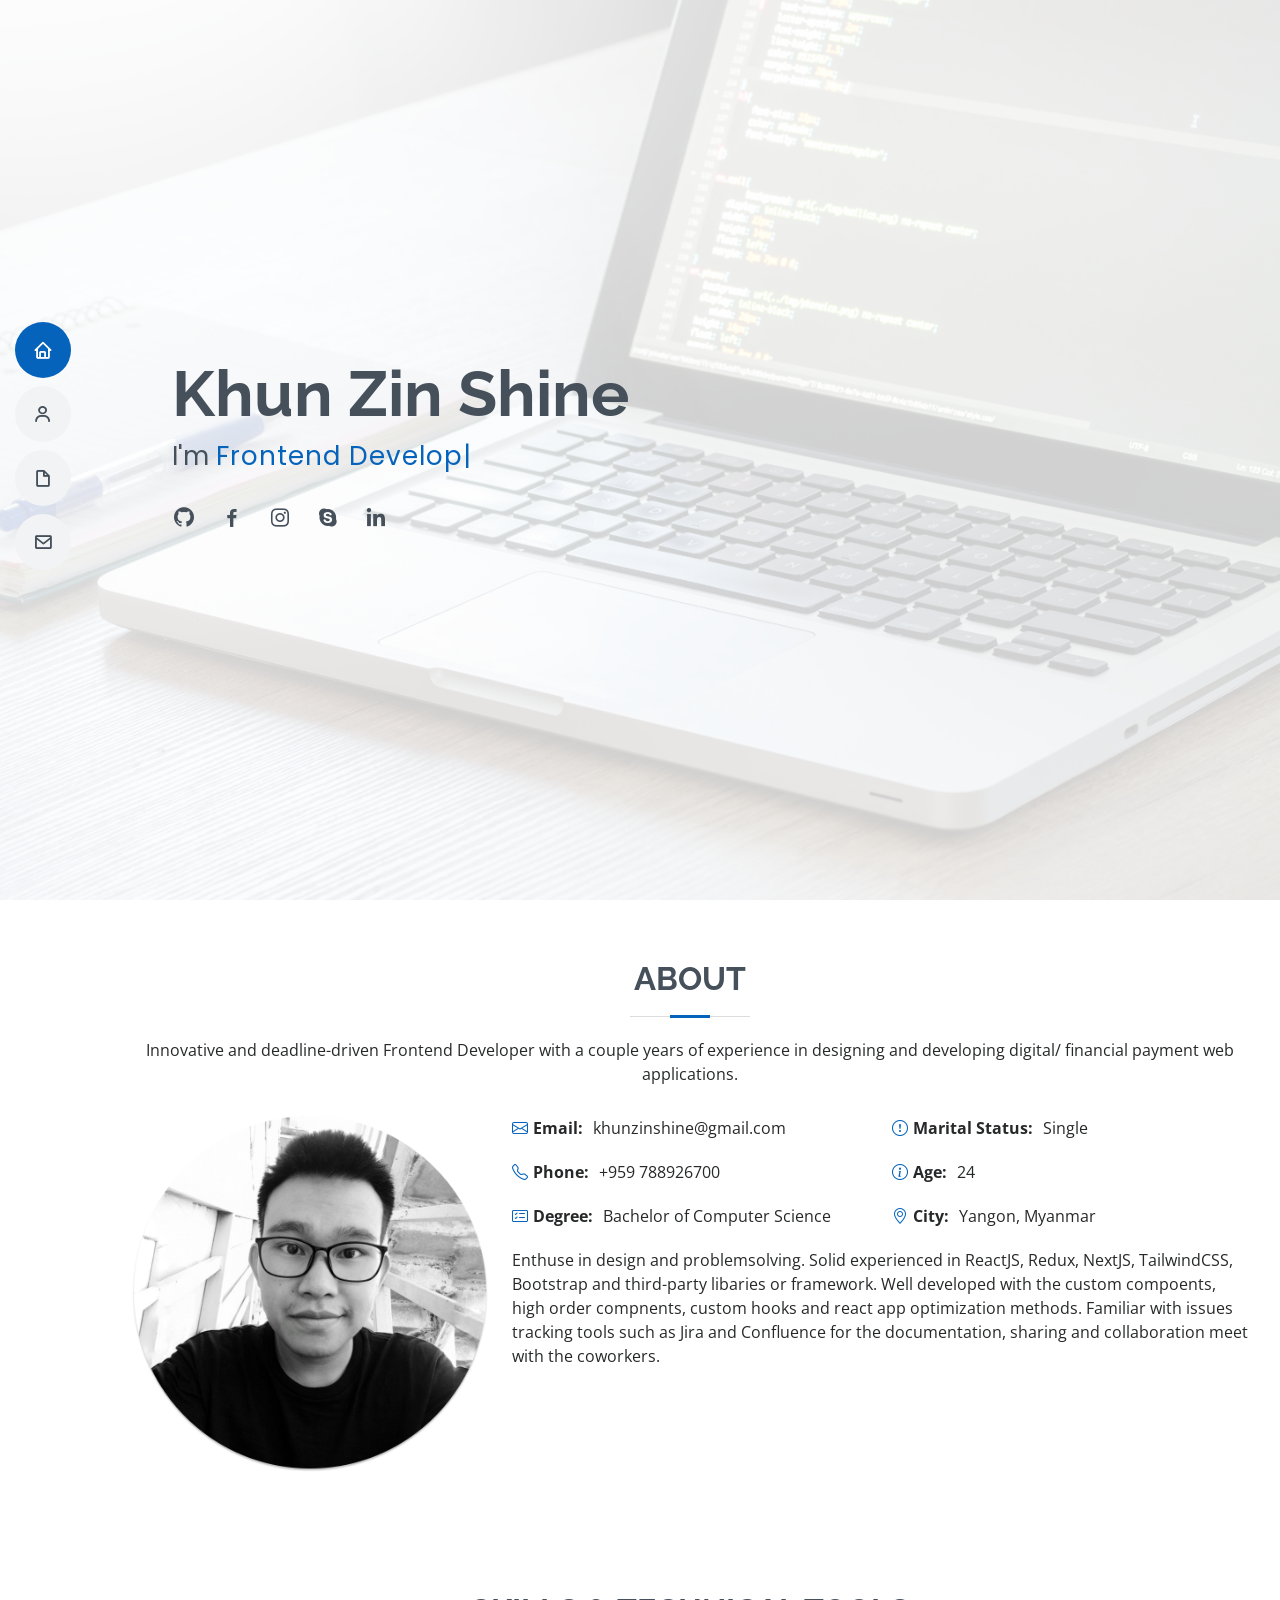
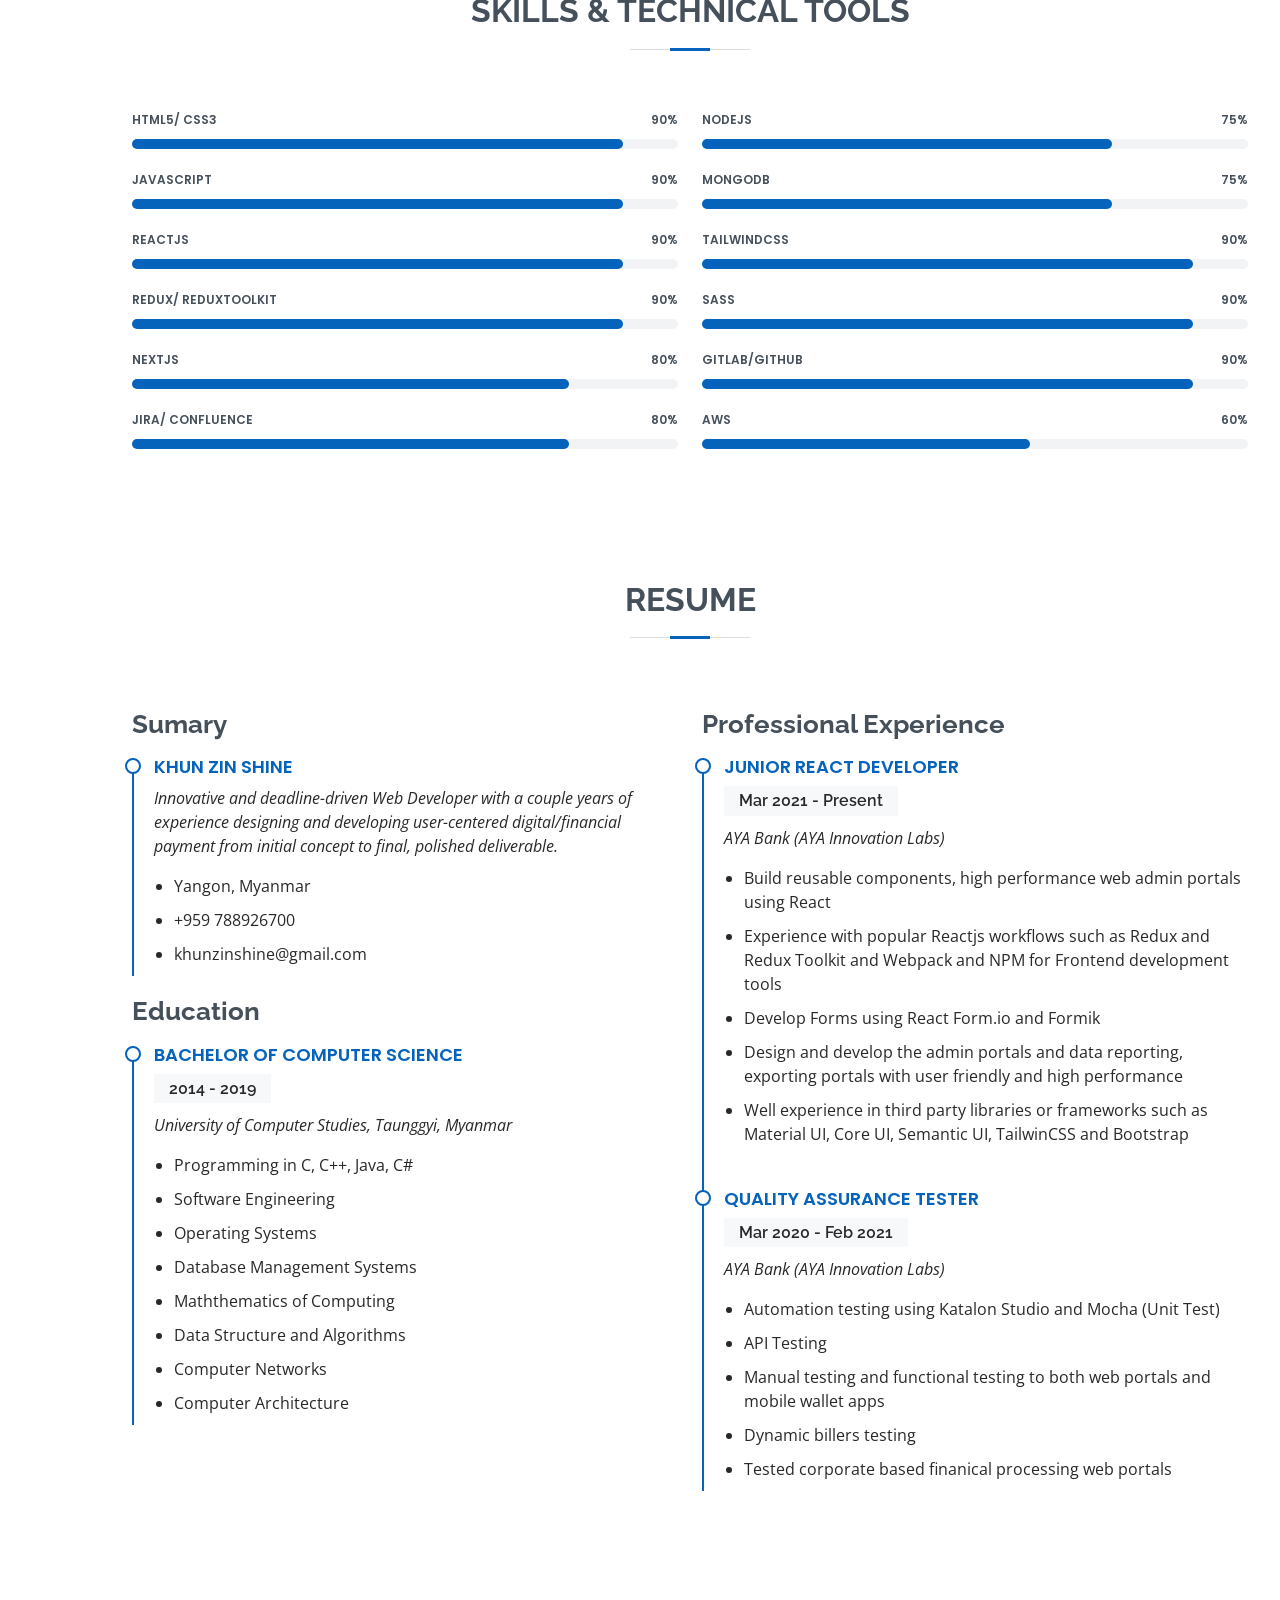
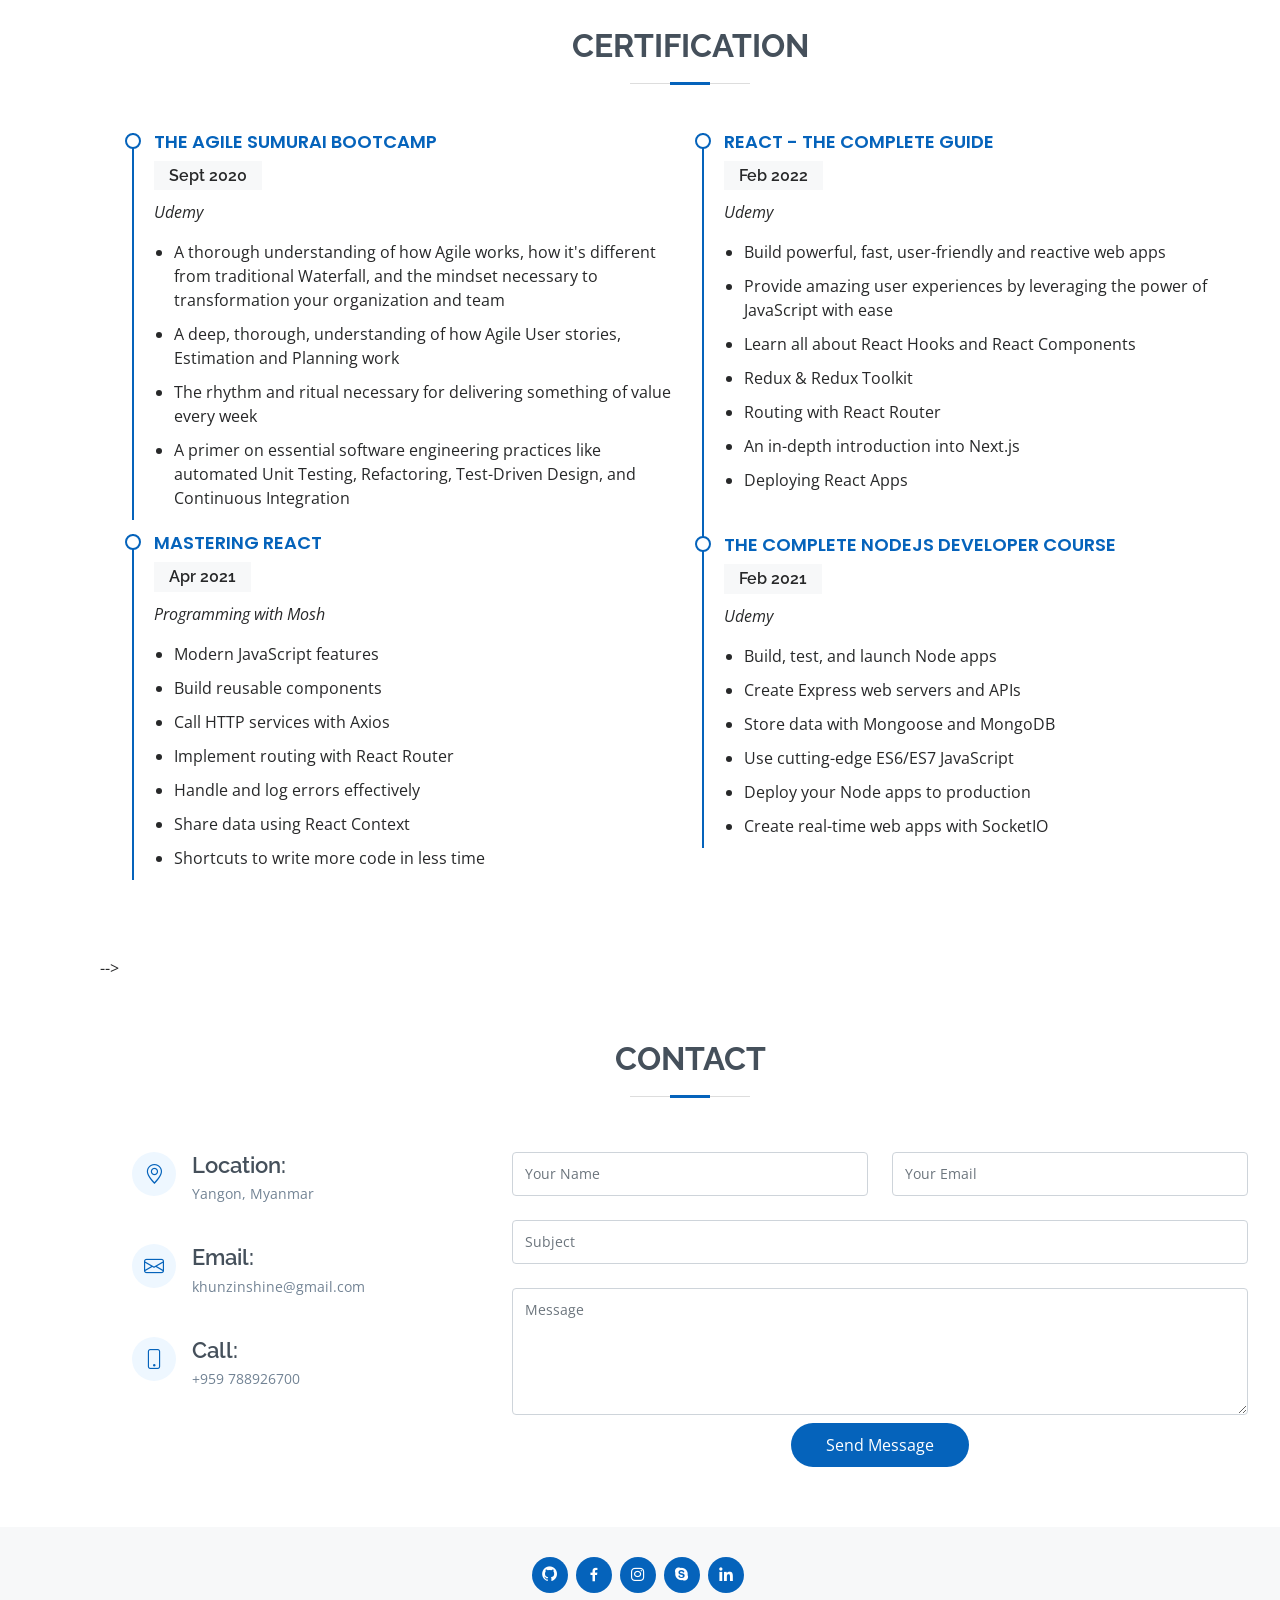
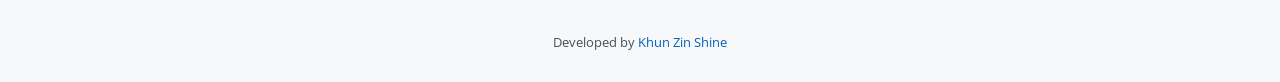
<file: index.html>
<!DOCTYPE html>
<html lang="en">
  <head>
    <meta charset="utf-8" />
    <meta content="width=device-width, initial-scale=1.0" name="viewport" />

    <title>Portfolio</title>
    <meta content="" name="description" />
    <meta content="" name="keywords" />

    <!-- Favicons -->
    <link href="assets/img/myprofile.jpg" rel="icon" />
    <link href="assets/img/myprofile.jpg" rel="myprofile" />

    <!-- Google Fonts -->
    <link
      href="https://fonts.googleapis.com/css?family=Open+Sans:300,300i,400,400i,600,600i,700,700i|Raleway:300,300i,400,400i,500,500i,600,600i,700,700i|Poppins:300,300i,400,400i,500,500i,600,600i,700,700i"
      rel="stylesheet"
    />

    <!-- Vendor CSS Files -->
    <link href="assets/vendor/aos/aos.css" rel="stylesheet" />
    <link
      href="assets/vendor/bootstrap/css/bootstrap.min.css"
      rel="stylesheet"
    />
    <link
      href="assets/vendor/bootstrap-icons/bootstrap-icons.css"
      rel="stylesheet"
    />
    <link href="assets/vendor/boxicons/css/boxicons.min.css" rel="stylesheet" />
    <link
      href="assets/vendor/glightbox/css/glightbox.min.css"
      rel="stylesheet"
    />
    <link href="assets/vendor/swiper/swiper-bundle.min.css" rel="stylesheet" />

    <!-- Template Main CSS File -->
    <link href="assets/css/style.css" rel="stylesheet" />

    <!-- Global site tag (gtag.js) - Google Analytics -->
    <script
      async
      src="https://www.googletagmanager.com/gtag/js?id=G-54DZ53G4XM"
    ></script>
    <script>
      window.dataLayer = window.dataLayer || [];
      function gtag() {
        dataLayer.push(arguments);
      }
      gtag("js", new Date());

      gtag("config", "G-54DZ53G4XM");
    </script>

    <!-- =======================================================
  * Template Name: MyResume - v4.7.0
  * Template URL: https://bootstrapmade.com/free-html-bootstrap-template-my-resume/
  * Author: BootstrapMade.com
  * License: https://bootstrapmade.com/license/
  ======================================================== -->
  </head>

  <body>
    <!-- ======= Mobile nav toggle button ======= -->
    <!-- <button type="button" class="mobile-nav-toggle d-xl-none"><i class="bi bi-list mobile-nav-toggle"></i></button> -->
    <i class="bi bi-list mobile-nav-toggle d-xl-none"></i>
    <!-- ======= Header ======= -->
    <header id="header" class="d-flex flex-column justify-content-center">
      <nav id="navbar" class="navbar nav-menu">
        <ul>
          <li>
            <a href="#hero" class="nav-link scrollto active"
              ><i class="bx bx-home"></i> <span>Home</span></a
            >
          </li>
          <li>
            <a href="#about" class="nav-link scrollto"
              ><i class="bx bx-user"></i> <span>About</span></a
            >
          </li>
          <li>
            <a href="#resume" class="nav-link scrollto"
              ><i class="bx bx-file-blank"></i> <span>Resume</span></a
            >
          </li>
          <!-- <li>
            <a href="#portfolio" class="nav-link scrollto"
              ><i class="bx bx-book-content"></i> <span>Portfolio</span></a
            >
          </li>
          <li>
            <a href="#services" class="nav-link scrollto"
              ><i class="bx bx-server"></i> <span>Services</span></a
            >
          </li> -->
          <li>
            <a href="#contact" class="nav-link scrollto"
              ><i class="bx bx-envelope"></i> <span>Contact</span></a
            >
          </li>
        </ul>
      </nav>
      <!-- .nav-menu -->
    </header>
    <!-- End Header -->

    <!-- ======= Hero Section ======= -->
    <section id="hero" class="d-flex flex-column justify-content-center">
      <div class="container" data-aos="zoom-in" data-aos-delay="100">
        <h1>Khun Zin Shine</h1>
        <p>
          I'm
          <span
            class="typed"
            data-typed-items="Frontend Developer, React Developer"
          ></span>
        </p>
        <div class="social-links">
          <a href="https://github.com/khunzinshine" class="twitter"
            ><i class="bx bxl-github"></i
          ></a>
          <a
            href="https://www.facebook.com/profile.php?id=100004933008912"
            class="facebook"
            ><i class="bx bxl-facebook"></i
          ></a>
          <a href="#" class="instagram"><i class="bx bxl-instagram"></i></a>
          <a
            href="https://join.skype.com/invite/dBb8BnLPCvOo"
            class="google-plus"
            ><i class="bx bxl-skype"></i
          ></a>
          <a href="https://www.linkedin.com/in/khun-zin-shine" class="linkedin"
            ><i class="bx bxl-linkedin"></i
          ></a>
        </div>
      </div>
    </section>
    <!-- End Hero -->

    <main id="main">
      <!-- ======= About Section ======= -->
      <section id="about" class="about">
        <div class="container" data-aos="fade-up">
          <div class="section-title">
            <h2>About</h2>
            <p>
              Innovative and deadline-driven Frontend Developer with a couple
              years of experience in designing and developing digital/ financial
              payment web applications.
            </p>
          </div>

          <div class="row">
            <div class="col-lg-4">
              <img src="assets/img/myprofile.jpg" class="img-fluid" alt="" />
            </div>
            <div class="col-lg-8 pt-4 pt-lg-0 content">
              <!-- <h3>Frontend Developer | React Developer</h3> -->
              <!-- <p class="fst-italic">
                Lorem ipsum dolor sit amet, consectetur adipiscing elit, sed do
                eiusmod tempor incididunt ut labore et dolore magna aliqua.
              </p> -->
              <div class="row">
                <div class="col-lg-6">
                  <ul>
                    <li>
                      <i class="bi bi-envelope"></i>
                      <strong>Email:</strong>
                      <span>khunzinshine@gmail.com</span>
                    </li>
                    <li>
                      <i class="bi bi-telephone"></i>
                      <strong>Phone:</strong> <span>+959 788926700</span>
                    </li>
                    <li>
                      <i class="bi bi-card-checklist"></i>
                      <strong>Degree:</strong>
                      <span>Bachelor of Computer Science</span>
                    </li>
                  </ul>
                </div>
                <div class="col-lg-6">
                  <ul>
                    <li>
                      <i class="bi bi-exclamation-circle"></i>
                      <strong>Marital Status:</strong> <span>Single</span>
                    </li>
                    <li>
                      <i class="bi bi-info-circle"></i> <strong>Age:</strong>
                      <span>24</span>
                    </li>
                    <li>
                      <i class="bi bi-geo-alt"></i>
                      <strong>City:</strong> <span>Yangon, Myanmar</span>
                    </li>
                    <!-- <li>
                      <i class="bi bi-chevron-right"></i>
                      <strong>Email:</strong>
                      <span>khunzinshine@gmail.com</span>
                    </li> -->
                    <!-- <li>
                      <i class="bi bi-chevron-right"></i>
                      <strong>Freelance:</strong> <span>Available</span>
                    </li> -->
                  </ul>
                </div>
              </div>
              <p>
                Enthuse in design and problemsolving. Solid experienced in
                ReactJS, Redux, NextJS, TailwindCSS, Bootstrap and third-party
                libaries or framework. Well developed with the custom compoents,
                high order compnents, custom hooks and react app optimization
                methods. Familiar with issues tracking tools such as Jira and
                Confluence for the documentation, sharing and collaboration meet
                with the coworkers.
              </p>
            </div>
          </div>
        </div>
      </section>
      <!-- End About Section -->

      <!-- ======= Facts Section ======= -->
      <!-- <section id="facts" class="facts">
        <div class="container" data-aos="fade-up">
          <div class="section-title">
            <h2>Facts</h2>
            <p>
              Magnam dolores commodi suscipit. Necessitatibus eius consequatur
              ex aliquid fuga eum quidem. Sit sint consectetur velit. Quisquam
              quos quisquam cupiditate. Et nemo qui impedit suscipit alias ea.
              Quia fugiat sit in iste officiis commodi quidem hic quas.
            </p>
          </div>

          <div class="row">
            <div class="col-lg-3 col-md-6">
              <div class="count-box">
                <i class="bi bi-emoji-smile"></i>
                <span
                  data-purecounter-start="0"
                  data-purecounter-end="232"
                  data-purecounter-duration="1"
                  class="purecounter"
                ></span>
                <p>Happy Clients</p>
              </div>
            </div>

            <div class="col-lg-3 col-md-6 mt-5 mt-md-0">
              <div class="count-box">
                <i class="bi bi-journal-richtext"></i>
                <span
                  data-purecounter-start="0"
                  data-purecounter-end="521"
                  data-purecounter-duration="1"
                  class="purecounter"
                ></span>
                <p>Projects</p>
              </div>
            </div>

            <div class="col-lg-3 col-md-6 mt-5 mt-lg-0">
              <div class="count-box">
                <i class="bi bi-headset"></i>
                <span
                  data-purecounter-start="0"
                  data-purecounter-end="1463"
                  data-purecounter-duration="1"
                  class="purecounter"
                ></span>
                <p>Hours Of Support</p>
              </div>
            </div>

            <div class="col-lg-3 col-md-6 mt-5 mt-lg-0">
              <div class="count-box">
                <i class="bi bi-award"></i>
                <span
                  data-purecounter-start="0"
                  data-purecounter-end="25"
                  data-purecounter-duration="1"
                  class="purecounter"
                ></span>
                <p>Awards</p>
              </div>
            </div>
          </div>
        </div>
      </section> -->
      <!-- End Facts Section -->

      <!-- ======= Skills Section ======= -->
      <section id="skills" class="skills section-bg">
        <div class="container" data-aos="fade-up">
          <div class="section-title">
            <h2>Skills & Technical Tools</h2>
          </div>

          <div class="row skills-content">
            <div class="col-lg-6">
              <div class="progress">
                <span class="skill">HTML5/ CSS3 <i class="val">90%</i></span>
                <div class="progress-bar-wrap">
                  <div
                    class="progress-bar"
                    role="progressbar"
                    aria-valuenow="90"
                    aria-valuemin="0"
                    aria-valuemax="100"
                  ></div>
                </div>
              </div>

              <div class="progress">
                <span class="skill">JavaScript <i class="val">90%</i></span>
                <div class="progress-bar-wrap">
                  <div
                    class="progress-bar"
                    role="progressbar"
                    aria-valuenow="90"
                    aria-valuemin="0"
                    aria-valuemax="100"
                  ></div>
                </div>
              </div>

              <div class="progress">
                <span class="skill">Reactjs <i class="val">90%</i></span>
                <div class="progress-bar-wrap">
                  <div
                    class="progress-bar"
                    role="progressbar"
                    aria-valuenow="90"
                    aria-valuemin="0"
                    aria-valuemax="100"
                  ></div>
                </div>
              </div>

              <div class="progress">
                <span class="skill"
                  >Redux/ ReduxToolkit <i class="val">90%</i></span
                >
                <div class="progress-bar-wrap">
                  <div
                    class="progress-bar"
                    role="progressbar"
                    aria-valuenow="90"
                    aria-valuemin="0"
                    aria-valuemax="100"
                  ></div>
                </div>
              </div>

              <div class="progress">
                <span class="skill">Nextjs <i class="val">80%</i></span>
                <div class="progress-bar-wrap">
                  <div
                    class="progress-bar"
                    role="progressbar"
                    aria-valuenow="80"
                    aria-valuemin="0"
                    aria-valuemax="100"
                  ></div>
                </div>
              </div>

              <div class="progress">
                <span class="skill"
                  >Jira/ Confluence <i class="val">80%</i></span
                >
                <div class="progress-bar-wrap">
                  <div
                    class="progress-bar"
                    role="progressbar"
                    aria-valuenow="80"
                    aria-valuemin="0"
                    aria-valuemax="100"
                  ></div>
                </div>
              </div>
            </div>

            <div class="col-lg-6">
              <div class="progress">
                <span class="skill">Nodejs <i class="val">75%</i></span>
                <div class="progress-bar-wrap">
                  <div
                    class="progress-bar"
                    role="progressbar"
                    aria-valuenow="75"
                    aria-valuemin="0"
                    aria-valuemax="100"
                  ></div>
                </div>
              </div>

              <div class="progress">
                <span class="skill">MongoDB <i class="val">75%</i></span>
                <div class="progress-bar-wrap">
                  <div
                    class="progress-bar"
                    role="progressbar"
                    aria-valuenow="75"
                    aria-valuemin="0"
                    aria-valuemax="100"
                  ></div>
                </div>
              </div>
              <div class="progress">
                <span class="skill">TailwindCSS <i class="val">90%</i></span>
                <div class="progress-bar-wrap">
                  <div
                    class="progress-bar"
                    role="progressbar"
                    aria-valuenow="90"
                    aria-valuemin="0"
                    aria-valuemax="100"
                  ></div>
                </div>
              </div>

              <div class="progress">
                <span class="skill">SASS <i class="val">90%</i></span>
                <div class="progress-bar-wrap">
                  <div
                    class="progress-bar"
                    role="progressbar"
                    aria-valuenow="90"
                    aria-valuemin="0"
                    aria-valuemax="100"
                  ></div>
                </div>
              </div>

              <div class="progress">
                <span class="skill">GitLab/Github <i class="val">90%</i></span>
                <div class="progress-bar-wrap">
                  <div
                    class="progress-bar"
                    role="progressbar"
                    aria-valuenow="90"
                    aria-valuemin="0"
                    aria-valuemax="100"
                  ></div>
                </div>
              </div>

              <div class="progress">
                <span class="skill">AWS <i class="val">60%</i></span>
                <div class="progress-bar-wrap">
                  <div
                    class="progress-bar"
                    role="progressbar"
                    aria-valuenow="60"
                    aria-valuemin="0"
                    aria-valuemax="100"
                  ></div>
                </div>
              </div>
            </div>
          </div>
        </div>
      </section>
      <!-- End Skills Section -->

      <!-- ======= Resume Section ======= -->
      <section id="resume" class="resume">
        <div class="container" data-aos="fade-up">
          <div class="section-title">
            <h2>Resume</h2>
          </div>

          <div class="row">
            <div class="col-lg-6">
              <h3 class="resume-title">Sumary</h3>
              <div class="resume-item pb-0">
                <h4>Khun Zin Shine</h4>
                <p>
                  <em
                    >Innovative and deadline-driven Web Developer with a couple
                    years of experience designing and developing user-centered
                    digital/financial payment from initial concept to final,
                    polished deliverable.</em
                  >
                </p>
                <ul>
                  <li>Yangon, Myanmar</li>
                  <li>+959 788926700</li>
                  <li>khunzinshine@gmail.com</li>
                </ul>
              </div>

              <h3 class="resume-title">Education</h3>
              <div class="resume-item">
                <h4>Bachelor of Computer Science</h4>
                <h5>2014 - 2019</h5>
                <p>
                  <em>University of Computer Studies, Taunggyi, Myanmar</em>
                </p>
                <ul>
                  <li>Programming in C, C++, Java, C#</li>
                  <li>Software Engineering</li>
                  <li>Operating Systems</li>
                  <li>Database Management Systems</li>
                  <li>Maththematics of Computing</li>
                  <li>Data Structure and Algorithms</li>
                  <li>Computer Networks</li>
                  <li>Computer Architecture</li>
                </ul>
              </div>
            </div>
            <div class="col-lg-6">
              <h3 class="resume-title">Professional Experience</h3>
              <div class="resume-item">
                <h4>Junior React Developer</h4>
                <h5>Mar 2021 - Present</h5>
                <p><em>AYA Bank (AYA Innovation Labs)</em></p>
                <ul>
                  <li>
                    Build reusable components, high performance web admin
                    portals using React
                  </li>
                  <li>
                    Experience with popular Reactjs workflows such as Redux and
                    Redux Toolkit and Webpack and NPM for Frontend development
                    tools
                  </li>
                  <li>Develop Forms using React Form.io and Formik</li>
                  <li>
                    Design and develop the admin portals and data reporting,
                    exporting portals with user friendly and high performance
                  </li>
                  <li>
                    Well experience in third party libraries or frameworks such
                    as Material UI, Core UI, Semantic UI, TailwinCSS and
                    Bootstrap
                  </li>
                </ul>
              </div>
              <div class="resume-item">
                <h4>Quality Assurance Tester</h4>
                <h5>Mar 2020 - Feb 2021</h5>
                <p><em>AYA Bank (AYA Innovation Labs)</em></p>
                <ul>
                  <li>
                    Automation testing using Katalon Studio and Mocha (Unit
                    Test)
                  </li>
                  <li>API Testing</li>
                  <li>
                    Manual testing and functional testing to both web portals
                    and mobile wallet apps
                  </li>
                  <li>Dynamic billers testing</li>
                  <li>
                    Tested corporate based finanical processing web portals
                  </li>
                </ul>
              </div>
            </div>
          </div>
        </div>
      </section>
      <!-- End Resume Section -->

      <!-- ======= Certification Section ======= -->
      <section id="resume" class="resume">
        <div class="container" data-aos="fade-up">
          <div class="section-title">
            <h2>Certification</h2>
          </div>

          <div class="row">
            <div class="col-lg-6">
              <div class="resume-item pb-0">
                <h4>The Agile Sumurai Bootcamp</h4>
                <h5>Sept 2020</h5>
                <p>
                  <em>Udemy</em>
                </p>
                <ul>
                  <li>
                    A thorough understanding of how Agile works, how it's
                    different from traditional Waterfall, and the mindset
                    necessary to transformation your organization and team
                  </li>
                  <li>
                    A deep, thorough, understanding of how Agile User stories,
                    Estimation and Planning work
                  </li>
                  <li>
                    The rhythm and ritual necessary for delivering something of
                    value every week
                  </li>
                  <li>
                    A primer on essential software engineering practices like
                    automated Unit Testing, Refactoring, Test-Driven Design, and
                    Continuous Integration
                  </li>
                </ul>
              </div>

              <div class="resume-item">
                <h4>Mastering React</h4>
                <h5>Apr 2021</h5>
                <p>
                  <em>Programming with Mosh</em>
                </p>
                <ul>
                  <li>Modern JavaScript features</li>
                  <li>Build reusable components</li>
                  <li>Call HTTP services with Axios</li>
                  <li>Implement routing with React Router</li>
                  <li>Handle and log errors effectively</li>
                  <li>Share data using React Context</li>
                  <li>Shortcuts to write more code in less time</li>
                </ul>
              </div>
            </div>
            <div class="col-lg-6">
              <div class="resume-item">
                <h4>React - The Complete Guide</h4>
                <h5>Feb 2022</h5>
                <p><em>Udemy</em></p>
                <ul>
                  <li>
                    Build powerful, fast, user-friendly and reactive web apps
                  </li>
                  <li>
                    Provide amazing user experiences by leveraging the power of
                    JavaScript with ease
                  </li>
                  <li>Learn all about React Hooks and React Components</li>
                  <li>Redux & Redux Toolkit</li>
                  <li>Routing with React Router</li>
                  <li>An in-depth introduction into Next.js</li>
                  <li>Deploying React Apps</li>
                </ul>
              </div>
              <div class="resume-item">
                <h4>The Complete Nodejs Developer Course</h4>
                <h5>Feb 2021</h5>
                <p><em>Udemy</em></p>
                <ul>
                  <li>Build, test, and launch Node apps</li>
                  <li>Create Express web servers and APIs</li>
                  <li>Store data with Mongoose and MongoDB</li>
                  <li>Use cutting-edge ES6/ES7 JavaScript</li>
                  <li>Deploy your Node apps to production</li>
                  <li>Create real-time web apps with SocketIO</li>
                </ul>
              </div>
            </div>
          </div>
        </div>
      </section>
      <!-- End Certification Section -->

      <!-- ======= Portfolio Section ======= -->
      <!-- <section id="portfolio" class="portfolio section-bg">
        <div class="container" data-aos="fade-up">
          <div class="section-title">
            <h2>Portfolio</h2>
            <p>
              Magnam dolores commodi suscipit. Necessitatibus eius consequatur
              ex aliquid fuga eum quidem. Sit sint consectetur velit. Quisquam
              quos quisquam cupiditate. Et nemo qui impedit suscipit alias ea.
              Quia fugiat sit in iste officiis commodi quidem hic quas.
            </p>
          </div>

          <div class="row">
            <div
              class="col-lg-12 d-flex justify-content-center"
              data-aos="fade-up"
              data-aos-delay="100"
            >
              <ul id="portfolio-flters">
                <li data-filter="*" class="filter-active">All</li>
                <li data-filter=".filter-app">App</li>
                <li data-filter=".filter-card">Card</li>
                <li data-filter=".filter-web">Web</li>
              </ul>
            </div>
          </div>

          <div
            class="row portfolio-container"
            data-aos="fade-up"
            data-aos-delay="200"
          >
            <div class="col-lg-4 col-md-6 portfolio-item filter-app">
              <div class="portfolio-wrap">
                <img
                  src="assets/img/portfolio/portfolio-1.jpg"
                  class="img-fluid"
                  alt=""
                />
                <div class="portfolio-info">
                  <h4>App 1</h4>
                  <p>App</p>
                  <div class="portfolio-links">
                    <a
                      href="assets/img/portfolio/portfolio-1.jpg"
                      data-gallery="portfolioGallery"
                      class="portfolio-lightbox"
                      title="App 1"
                      ><i class="bx bx-plus"></i
                    ></a>
                    <a
                      href="portfolio-details.html"
                      class="portfolio-details-lightbox"
                      data-glightbox="type: external"
                      title="Portfolio Details"
                      ><i class="bx bx-link"></i
                    ></a>
                  </div>
                </div>
              </div>
            </div>

            <div class="col-lg-4 col-md-6 portfolio-item filter-web">
              <div class="portfolio-wrap">
                <img
                  src="assets/img/portfolio/portfolio-2.jpg"
                  class="img-fluid"
                  alt=""
                />
                <div class="portfolio-info">
                  <h4>Web 3</h4>
                  <p>Web</p>
                  <div class="portfolio-links">
                    <a
                      href="assets/img/portfolio/portfolio-2.jpg"
                      data-gallery="portfolioGallery"
                      class="portfolio-lightbox"
                      title="Web 3"
                      ><i class="bx bx-plus"></i
                    ></a>
                    <a
                      href="portfolio-details.html"
                      class="portfolio-details-lightbox"
                      data-glightbox="type: external"
                      title="Portfolio Details"
                      ><i class="bx bx-link"></i
                    ></a>
                  </div>
                </div>
              </div>
            </div>

            <div class="col-lg-4 col-md-6 portfolio-item filter-app">
              <div class="portfolio-wrap">
                <img
                  src="assets/img/portfolio/portfolio-3.jpg"
                  class="img-fluid"
                  alt=""
                />
                <div class="portfolio-info">
                  <h4>App 2</h4>
                  <p>App</p>
                  <div class="portfolio-links">
                    <a
                      href="assets/img/portfolio/portfolio-3.jpg"
                      data-gallery="portfolioGallery"
                      class="portfolio-lightbox"
                      title="App 2"
                      ><i class="bx bx-plus"></i
                    ></a>
                    <a
                      href="portfolio-details.html"
                      class="portfolio-details-lightbox"
                      data-glightbox="type: external"
                      title="Portfolio Details"
                      ><i class="bx bx-link"></i
                    ></a>
                  </div>
                </div>
              </div>
            </div>

            <div class="col-lg-4 col-md-6 portfolio-item filter-card">
              <div class="portfolio-wrap">
                <img
                  src="assets/img/portfolio/portfolio-4.jpg"
                  class="img-fluid"
                  alt=""
                />
                <div class="portfolio-info">
                  <h4>Card 2</h4>
                  <p>Card</p>
                  <div class="portfolio-links">
                    <a
                      href="assets/img/portfolio/portfolio-4.jpg"
                      data-gallery="portfolioGallery"
                      class="portfolio-lightbox"
                      title="Card 2"
                      ><i class="bx bx-plus"></i
                    ></a>
                    <a
                      href="portfolio-details.html"
                      class="portfolio-details-lightbox"
                      data-glightbox="type: external"
                      title="Portfolio Details"
                      ><i class="bx bx-link"></i
                    ></a>
                  </div>
                </div>
              </div>
            </div>

            <div class="col-lg-4 col-md-6 portfolio-item filter-web">
              <div class="portfolio-wrap">
                <img
                  src="assets/img/portfolio/portfolio-5.jpg"
                  class="img-fluid"
                  alt=""
                />
                <div class="portfolio-info">
                  <h4>Web 2</h4>
                  <p>Web</p>
                  <div class="portfolio-links">
                    <a
                      href="assets/img/portfolio/portfolio-5.jpg"
                      data-gallery="portfolioGallery"
                      class="portfolio-lightbox"
                      title="Web 2"
                      ><i class="bx bx-plus"></i
                    ></a>
                    <a
                      href="portfolio-details.html"
                      class="portfolio-details-lightbox"
                      data-glightbox="type: external"
                      title="Portfolio Details"
                      ><i class="bx bx-link"></i
                    ></a>
                  </div>
                </div>
              </div>
            </div>

            <div class="col-lg-4 col-md-6 portfolio-item filter-app">
              <div class="portfolio-wrap">
                <img
                  src="assets/img/portfolio/portfolio-6.jpg"
                  class="img-fluid"
                  alt=""
                />
                <div class="portfolio-info">
                  <h4>App 3</h4>
                  <p>App</p>
                  <div class="portfolio-links">
                    <a
                      href="assets/img/portfolio/portfolio-6.jpg"
                      data-gallery="portfolioGallery"
                      class="portfolio-lightbox"
                      title="App 3"
                      ><i class="bx bx-plus"></i
                    ></a>
                    <a
                      href="portfolio-details.html"
                      class="portfolio-details-lightbox"
                      data-glightbox="type: external"
                      title="Portfolio Details"
                      ><i class="bx bx-link"></i
                    ></a>
                  </div>
                </div>
              </div>
            </div>

            <div class="col-lg-4 col-md-6 portfolio-item filter-card">
              <div class="portfolio-wrap">
                <img
                  src="assets/img/portfolio/portfolio-7.jpg"
                  class="img-fluid"
                  alt=""
                />
                <div class="portfolio-info">
                  <h4>Card 1</h4>
                  <p>Card</p>
                  <div class="portfolio-links">
                    <a
                      href="assets/img/portfolio/portfolio-7.jpg"
                      data-gallery="portfolioGallery"
                      class="portfolio-lightbox"
                      title="Card 1"
                      ><i class="bx bx-plus"></i
                    ></a>
                    <a
                      href="portfolio-details.html"
                      class="portfolio-details-lightbox"
                      data-glightbox="type: external"
                      title="Portfolio Details"
                      ><i class="bx bx-link"></i
                    ></a>
                  </div>
                </div>
              </div>
            </div>

            <div class="col-lg-4 col-md-6 portfolio-item filter-card">
              <div class="portfolio-wrap">
                <img
                  src="assets/img/portfolio/portfolio-8.jpg"
                  class="img-fluid"
                  alt=""
                />
                <div class="portfolio-info">
                  <h4>Card 3</h4>
                  <p>Card</p>
                  <div class="portfolio-links">
                    <a
                      href="assets/img/portfolio/portfolio-8.jpg"
                      data-gallery="portfolioGallery"
                      class="portfolio-lightbox"
                      title="Card 3"
                      ><i class="bx bx-plus"></i
                    ></a>
                    <a
                      href="portfolio-details.html"
                      class="portfolio-details-lightbox"
                      data-glightbox="type: external"
                      title="Portfolio Details"
                      ><i class="bx bx-link"></i
                    ></a>
                  </div>
                </div>
              </div>
            </div>

            <div class="col-lg-4 col-md-6 portfolio-item filter-web">
              <div class="portfolio-wrap">
                <img
                  src="assets/img/portfolio/portfolio-9.jpg"
                  class="img-fluid"
                  alt=""
                />
                <div class="portfolio-info">
                  <h4>Web 3</h4>
                  <p>Web</p>
                  <div class="portfolio-links">
                    <a
                      href="assets/img/portfolio/portfolio-9.jpg"
                      data-gallery="portfolioGallery"
                      class="portfolio-lightbox"
                      title="Web 3"
                      ><i class="bx bx-plus"></i
                    ></a>
                    <a
                      href="portfolio-details.html"
                      class="portfolio-details-lightbox"
                      data-glightbox="type: external"
                      title="Portfolio Details"
                      ><i class="bx bx-link"></i
                    ></a>
                  </div>
                </div>
              </div>
            </div>
          </div>
        </div>
      </section> -->
      <!-- End Portfolio Section -->

      <!-- ======= Services Section ======= -->
      <!-- <section id="services" class="services">
        <div class="container" data-aos="fade-up">
          <div class="section-title">
            <h2>Services</h2>
            <p>
              Magnam dolores commodi suscipit. Necessitatibus eius consequatur
              ex aliquid fuga eum quidem. Sit sint consectetur velit. Quisquam
              quos quisquam cupiditate. Et nemo qui impedit suscipit alias ea.
              Quia fugiat sit in iste officiis commodi quidem hic quas.
            </p>
          </div>

          <div class="row">
            <div
              class="col-lg-4 col-md-6 d-flex align-items-stretch"
              data-aos="zoom-in"
              data-aos-delay="100"
            >
              <div class="icon-box iconbox-blue">
                <div class="icon">
                  <svg
                    width="100"
                    height="100"
                    viewBox="0 0 600 600"
                    xmlns="http://www.w3.org/2000/svg"
                  >
                    <path
                      stroke="none"
                      stroke-width="0"
                      fill="#f5f5f5"
                      d="M300,521.0016835830174C376.1290562159157,517.8887921683347,466.0731472004068,529.7835943286574,510.70327084640275,468.03025145048787C554.3714126377745,407.6079735673963,508.03601936045806,328.9844924480964,491.2728898941984,256.3432110539036C474.5976632858925,184.082847569629,479.9380746630129,96.60480741107993,416.23090153303,58.64404602377083C348.86323505073057,18.502131276798302,261.93793281208167,40.57373210992963,193.5410806939664,78.93577620505333C130.42746243093433,114.334589627462,98.30271207620316,179.96522072025542,76.75703585869454,249.04625023123273C51.97151888228291,328.5150500222984,13.704378332031375,421.85034740162234,66.52175969318436,486.19268352777647C119.04800174914682,550.1803526380478,217.28368757567262,524.383925680826,300,521.0016835830174"
                    ></path>
                  </svg>
                  <i class="bx bxl-dribbble"></i>
                </div>
                <h4><a href="">Lorem Ipsum</a></h4>
                <p>
                  Voluptatum deleniti atque corrupti quos dolores et quas
                  molestias excepturi
                </p>
              </div>
            </div>

            <div
              class="col-lg-4 col-md-6 d-flex align-items-stretch mt-4 mt-md-0"
              data-aos="zoom-in"
              data-aos-delay="200"
            >
              <div class="icon-box iconbox-orange">
                <div class="icon">
                  <svg
                    width="100"
                    height="100"
                    viewBox="0 0 600 600"
                    xmlns="http://www.w3.org/2000/svg"
                  >
                    <path
                      stroke="none"
                      stroke-width="0"
                      fill="#f5f5f5"
                      d="M300,582.0697525312426C382.5290701553225,586.8405444964366,449.9789794690241,525.3245884688669,502.5850820975895,461.55621195738473C556.606425686781,396.0723002908107,615.8543463187945,314.28637112970534,586.6730223649479,234.56875336149918C558.9533121215079,158.8439757836574,454.9685369536778,164.00468322053177,381.49747125262974,130.76875717737553C312.15926192815925,99.40240125094834,248.97055460311594,18.661163978235184,179.8680185752513,50.54337015887873C110.5421016452524,82.52863877960104,119.82277516462835,180.83849132639028,109.12597500060166,256.43424936330496C100.08760227029461,320.3096726198365,92.17705696193138,384.0621239912766,124.79988738764834,439.7174275375508C164.83382741302287,508.01625554203684,220.96474134820875,577.5009287672846,300,582.0697525312426"
                    ></path>
                  </svg>
                  <i class="bx bx-file"></i>
                </div>
                <h4><a href="">Sed Perspiciatis</a></h4>
                <p>
                  Duis aute irure dolor in reprehenderit in voluptate velit esse
                  cillum dolore
                </p>
              </div>
            </div>

            <div
              class="col-lg-4 col-md-6 d-flex align-items-stretch mt-4 mt-lg-0"
              data-aos="zoom-in"
              data-aos-delay="300"
            >
              <div class="icon-box iconbox-pink">
                <div class="icon">
                  <svg
                    width="100"
                    height="100"
                    viewBox="0 0 600 600"
                    xmlns="http://www.w3.org/2000/svg"
                  >
                    <path
                      stroke="none"
                      stroke-width="0"
                      fill="#f5f5f5"
                      d="M300,541.5067337569781C382.14930387511276,545.0595476570109,479.8736841581634,548.3450877840088,526.4010558755058,480.5488172755941C571.5218469581645,414.80211281144784,517.5187510058486,332.0715597781072,496.52539010469104,255.14436215662573C477.37192572678356,184.95920475031193,473.57363656557914,105.61284051026155,413.0603344069578,65.22779650032875C343.27470386102294,18.654635553484475,251.2091493199835,5.337323636656869,175.0934190732945,40.62881213300186C97.87086631185822,76.43348514350839,51.98124368387456,156.15599469081315,36.44837278890362,239.84606092416172C21.716077023791087,319.22268207091537,43.775223500013084,401.1760424656574,96.891909868211,461.97329694683043C147.22146801428983,519.5804099606455,223.5754009179313,538.201503339737,300,541.5067337569781"
                    ></path>
                  </svg>
                  <i class="bx bx-tachometer"></i>
                </div>
                <h4><a href="">Magni Dolores</a></h4>
                <p>
                  Excepteur sint occaecat cupidatat non proident, sunt in culpa
                  qui officia
                </p>
              </div>
            </div>

            <div
              class="col-lg-4 col-md-6 d-flex align-items-stretch mt-4"
              data-aos="zoom-in"
              data-aos-delay="100"
            >
              <div class="icon-box iconbox-yellow">
                <div class="icon">
                  <svg
                    width="100"
                    height="100"
                    viewBox="0 0 600 600"
                    xmlns="http://www.w3.org/2000/svg"
                  >
                    <path
                      stroke="none"
                      stroke-width="0"
                      fill="#f5f5f5"
                      d="M300,503.46388370962813C374.79870501325706,506.71871716319447,464.8034551963731,527.1746412648533,510.4981551193396,467.86667711651364C555.9287308511215,408.9015244558933,512.6030010748507,327.5744911775523,490.211057578863,256.5855673507754C471.097692560561,195.9906835881958,447.69079081568157,138.11976852964426,395.19560036434837,102.3242989838813C329.3053358748298,57.3949838291264,248.02791733380457,8.279543830951368,175.87071277845988,42.242879143198664C103.41431057327972,76.34704239035025,93.79494320519305,170.9812938413882,81.28167332365135,250.07896920659033C70.17666984294237,320.27484674793965,64.84698225790005,396.69656628748305,111.28512138212992,450.4950937839243C156.20124167950087,502.5303643271138,231.32542653798444,500.4755392045468,300,503.46388370962813"
                    ></path>
                  </svg>
                  <i class="bx bx-layer"></i>
                </div>
                <h4><a href="">Nemo Enim</a></h4>
                <p>
                  At vero eos et accusamus et iusto odio dignissimos ducimus qui
                  blanditiis
                </p>
              </div>
            </div>

            <div
              class="col-lg-4 col-md-6 d-flex align-items-stretch mt-4"
              data-aos="zoom-in"
              data-aos-delay="200"
            >
              <div class="icon-box iconbox-red">
                <div class="icon">
                  <svg
                    width="100"
                    height="100"
                    viewBox="0 0 600 600"
                    xmlns="http://www.w3.org/2000/svg"
                  >
                    <path
                      stroke="none"
                      stroke-width="0"
                      fill="#f5f5f5"
                      d="M300,532.3542879108572C369.38199826031484,532.3153073249985,429.10787420159085,491.63046689027357,474.5244479745417,439.17860296908856C522.8885846962883,383.3225815378663,569.1668002868075,314.3205725914397,550.7432151929288,242.7694973846089C532.6665558377875,172.5657663291529,456.2379748765914,142.6223662098291,390.3689995646985,112.34683881706744C326.66090330228417,83.06452184765237,258.84405631176094,53.51806209861945,193.32584062364296,78.48882559362697C121.61183558270385,105.82097193414197,62.805066853699245,167.19869350419734,48.57481801355237,242.6138429142374C34.843463184063346,315.3850353017275,76.69343916112496,383.4422959591041,125.22947124332185,439.3748458443577C170.7312796277747,491.8107796887764,230.57421082200815,532.3932930995766,300,532.3542879108572"
                    ></path>
                  </svg>
                  <i class="bx bx-slideshow"></i>
                </div>
                <h4><a href="">Dele Cardo</a></h4>
                <p>
                  Quis consequatur saepe eligendi voluptatem consequatur dolor
                  consequuntur
                </p>
              </div>
            </div>

            <div
              class="col-lg-4 col-md-6 d-flex align-items-stretch mt-4"
              data-aos="zoom-in"
              data-aos-delay="300"
            >
              <div class="icon-box iconbox-teal">
                <div class="icon">
                  <svg
                    width="100"
                    height="100"
                    viewBox="0 0 600 600"
                    xmlns="http://www.w3.org/2000/svg"
                  >
                    <path
                      stroke="none"
                      stroke-width="0"
                      fill="#f5f5f5"
                      d="M300,566.797414625762C385.7384707136149,576.1784315230908,478.7894351017131,552.8928747891023,531.9192734346935,484.94944893311C584.6109503024035,417.5663521118492,582.489472248146,322.67544863468447,553.9536738515405,242.03673114598146C529.1557734026468,171.96086150256528,465.24506316201064,127.66468636344209,395.9583748389544,100.7403814666027C334.2173773831606,76.7482773500951,269.4350130405921,84.62216499799875,207.1952322260088,107.2889140133804C132.92018162631612,134.33871894543012,41.79353780512637,160.00259165414826,22.644507872594943,236.69541883565114C3.319112789854554,314.0945973066697,72.72355303640163,379.243833228382,124.04198916343866,440.3218312028393C172.9286146004772,498.5055451809895,224.45579914871206,558.5317968840102,300,566.797414625762"
                    ></path>
                  </svg>
                  <i class="bx bx-arch"></i>
                </div>
                <h4><a href="">Divera Don</a></h4>
                <p>
                  Modi nostrum vel laborum. Porro fugit error sit minus sapiente
                  sit aspernatur
                </p>
              </div>
            </div>
          </div>
        </div>
      </section> -->
      <!-- End Services Section -->

      <!-- ======= Testimonials Section ======= -->
      <!-- <section id="testimonials" class="testimonials section-bg">
        <div class="container" data-aos="fade-up">
          <div class="section-title">
            <h2>Testimonials</h2>
          </div>

          <div
            class="testimonials-slider swiper"
            data-aos="fade-up"
            data-aos-delay="100"
          >
            <div class="swiper-wrapper">
              <div class="swiper-slide">
                <div class="testimonial-item">
                  <img
                    src="assets/img/testimonials/testimonials-1.jpg"
                    class="testimonial-img"
                    alt=""
                  />
                  <h3>Saul Goodman</h3>
                  <h4>Ceo &amp; Founder</h4>
                  <p>
                    <i class="bx bxs-quote-alt-left quote-icon-left"></i>
                    Proin iaculis purus consequat sem cure digni ssim donec
                    porttitora entum suscipit rhoncus. Accusantium quam,
                    ultricies eget id, aliquam eget nibh et. Maecen aliquam,
                    risus at semper.
                    <i class="bx bxs-quote-alt-right quote-icon-right"></i>
                  </p>
                </div>
              </div>
              <!-- End testimonial item -->

      <!-- <div class="swiper-slide">
                <div class="testimonial-item">
                  <img
                    src="assets/img/testimonials/testimonials-2.jpg"
                    class="testimonial-img"
                    alt=""
                  />
                  <h3>Sara Wilsson</h3>
                  <h4>Designer</h4>
                  <p>
                    <i class="bx bxs-quote-alt-left quote-icon-left"></i>
                    Export tempor illum tamen malis malis eram quae irure esse
                    labore quem cillum quid cillum eram malis quorum velit fore
                    eram velit sunt aliqua noster fugiat irure amet legam anim
                    culpa.
                    <i class="bx bxs-quote-alt-right quote-icon-right"></i>
                  </p>
                </div>
              </div> -->
      <!-- End testimonial item -->

      <!-- <div class="swiper-slide">
                <div class="testimonial-item">
                  <img
                    src="assets/img/testimonials/testimonials-3.jpg"
                    class="testimonial-img"
                    alt=""
                  />
                  <h3>Jena Karlis</h3>
                  <h4>Store Owner</h4>
                  <p>
                    <i class="bx bxs-quote-alt-left quote-icon-left"></i>
                    Enim nisi quem export duis labore cillum quae magna enim
                    sint quorum nulla quem veniam duis minim tempor labore quem
                    eram duis noster aute amet eram fore quis sint minim.
                    <i class="bx bxs-quote-alt-right quote-icon-right"></i>
                  </p>
                </div>
              </div> -->
      <!-- End testimonial item -->

      <!-- <div class="swiper-slide">
                <div class="testimonial-item">
                  <img
                    src="assets/img/testimonials/testimonials-4.jpg"
                    class="testimonial-img"
                    alt=""
                  />
                  <h3>Matt Brandon</h3>
                  <h4>Freelancer</h4>
                  <p>
                    <i class="bx bxs-quote-alt-left quote-icon-left"></i>
                    Fugiat enim eram quae cillum dolore dolor amet nulla culpa
                    multos export minim fugiat minim velit minim dolor enim duis
                    veniam ipsum anim magna sunt elit fore quem dolore labore
                    illum veniam.
                    <i class="bx bxs-quote-alt-right quote-icon-right"></i>
                  </p>
                </div>
              </div> -->
      <!-- End testimonial item -->

      <!-- <div class="swiper-slide">
                <div class="testimonial-item">
                  <img
                    src="assets/img/testimonials/testimonials-5.jpg"
                    class="testimonial-img"
                    alt=""
                  />
                  <h3>John Larson</h3>
                  <h4>Entrepreneur</h4>
                  <p>
                    <i class="bx bxs-quote-alt-left quote-icon-left"></i>
                    Quis quorum aliqua sint quem legam fore sunt eram irure
                    aliqua veniam tempor noster veniam enim culpa labore duis
                    sunt culpa nulla illum cillum fugiat legam esse veniam culpa
                    fore nisi cillum quid.
                    <i class="bx bxs-quote-alt-right quote-icon-right"></i>
                  </p>
                </div>
              </div> -->
      <!-- End testimonial item -->
      <!-- </div>
            <div class="swiper-pagination"></div>
          </div>
        </div>
      </section> -->
      -->
      <!-- End Testimonials Section -->

      <!-- ======= Contact Section ======= -->
      <section id="contact" class="contact">
        <div class="container" data-aos="fade-up">
          <div class="section-title">
            <h2>Contact</h2>
          </div>

          <div class="row mt-1">
            <div class="col-lg-4">
              <div class="info">
                <div class="address">
                  <i class="bi bi-geo-alt"></i>
                  <h4>Location:</h4>
                  <p>Yangon, Myanmar</p>
                </div>

                <div class="email">
                  <i class="bi bi-envelope"></i>
                  <h4>Email:</h4>
                  <p>khunzinshine@gmail.com</p>
                </div>

                <div class="phone">
                  <i class="bi bi-phone"></i>
                  <h4>Call:</h4>
                  <p>+959 788926700</p>
                </div>
              </div>
            </div>

            <div class="col-lg-8 mt-5 mt-lg-0">
              <form action="" onsubmit="sendEmail();" class="php-email-form">
                <div class="row">
                  <div class="col-md-6 form-group">
                    <input
                      type="text"
                      name="name"
                      class="form-control"
                      id="name"
                      placeholder="Your Name"
                      required
                    />
                  </div>
                  <div class="col-md-6 form-group mt-3 mt-md-0">
                    <input
                      type="email"
                      class="form-control"
                      name="email"
                      id="email"
                      placeholder="Your Email"
                      required
                    />
                  </div>
                </div>
                <div class="form-group mt-3">
                  <input
                    type="text"
                    class="form-control"
                    name="subject"
                    id="subject"
                    placeholder="Subject"
                    required
                  />
                </div>
                <div class="form-group mt-3">
                  <textarea
                    class="form-control"
                    name="message"
                    rows="5"
                    placeholder="Message"
                    required
                  ></textarea>
                </div>
                <!-- <div class="my-3">
                  <div class="loading">Loading</div>
                  <div class="error-message"></div>
                  <div class="sent-message">
                    Your message has been sent. Thank you!
                  </div>
                </div> -->
                <div class="text-center">
                  <button type="submit">Send Message</button>
                </div>
              </form>
            </div>
          </div>
        </div>
      </section>
      <!-- End Contact Section -->
    </main>
    <!-- End #main -->

    <!-- ======= Footer ======= -->
    <footer id="footer">
      <div class="container">
        <div class="social-links">
          <a href="https://github.com/khunzinshine" class="twitter"
            ><i class="bx bxl-github"></i
          ></a>
          <a
            href="https://www.facebook.com/profile.php?id=100004933008912"
            class="facebook"
            ><i class="bx bxl-facebook"></i
          ></a>
          <a href="#" class="instagram"><i class="bx bxl-instagram"></i></a>
          <a
            href="https://join.skype.com/invite/dBb8BnLPCvOo"
            class="google-plus"
            ><i class="bx bxl-skype"></i
          ></a>
          <a href="https://www.linkedin.com/in/khun-zin-shine" class="linkedin"
            ><i class="bx bxl-linkedin"></i
          ></a>
        </div>
        <!-- <div class="copyright">
          &copy; Copyright <strong><span>Khun Zin Shine</span></strong
          >. All Rights Reserved
        </div> -->
        <div class="credits">
          <!-- All the links in the footer should remain intact. -->
          <!-- You can delete the links only if you purchased the pro version. -->
          <!-- Licensing information: [license-url] -->
          <!-- Purchase the pro version with working PHP/AJAX contact form: https://bootstrapmade.com/free-html-bootstrap-template-my-resume/ -->
          Developed by
          <a href="https://khunzinshine.github.io/">Khun Zin Shine</a>
        </div>
      </div>
    </footer>
    <!-- End Footer -->

    <div id="preloader"></div>
    <a
      href="#"
      class="back-to-top d-flex align-items-center justify-content-center"
      ><i class="bi bi-arrow-up-short"></i
    ></a>

    <!-- Vendor JS Files -->
    <script src="assets/vendor/purecounter/purecounter.js"></script>
    <script src="assets/vendor/aos/aos.js"></script>
    <script src="assets/vendor/bootstrap/js/bootstrap.bundle.min.js"></script>
    <script src="assets/vendor/glightbox/js/glightbox.min.js"></script>
    <script src="assets/vendor/isotope-layout/isotope.pkgd.min.js"></script>
    <script src="assets/vendor/swiper/swiper-bundle.min.js"></script>
    <script src="assets/vendor/typed.js/typed.min.js"></script>
    <script src="assets/vendor/waypoints/noframework.waypoints.js"></script>
    <script src="assets/vendor/php-email-form/validate.js"></script>

    <!-- SendEmail -->
    <script src="https://smtpjs.com/v3/smtp.js"></script>
    <script>
      function sendEmail() {
        Email.send({
          Host: "smtp.gmail.com",
          Username: "khunzinshine@gmail.com",
          Password: "password",
          To: "khunzinshine@gmail.com",
          From: document.getElementById("email").value,
          Subject: "New Contact form from Portfolio",
          Body:
            "Name: " +
            document.getElementById("name").value +
            "<br> Email: " +
            document.getElementById("email").value +
            "<br> Subject: " +
            document.getElementById("subject").value +
            "<br> Message: " +
            document.getElementById("message").value,
        });
      }
    </script>

    <!-- Template Main JS File -->
    <script src="assets/js/main.js"></script>
  </body>
</html>
</file>
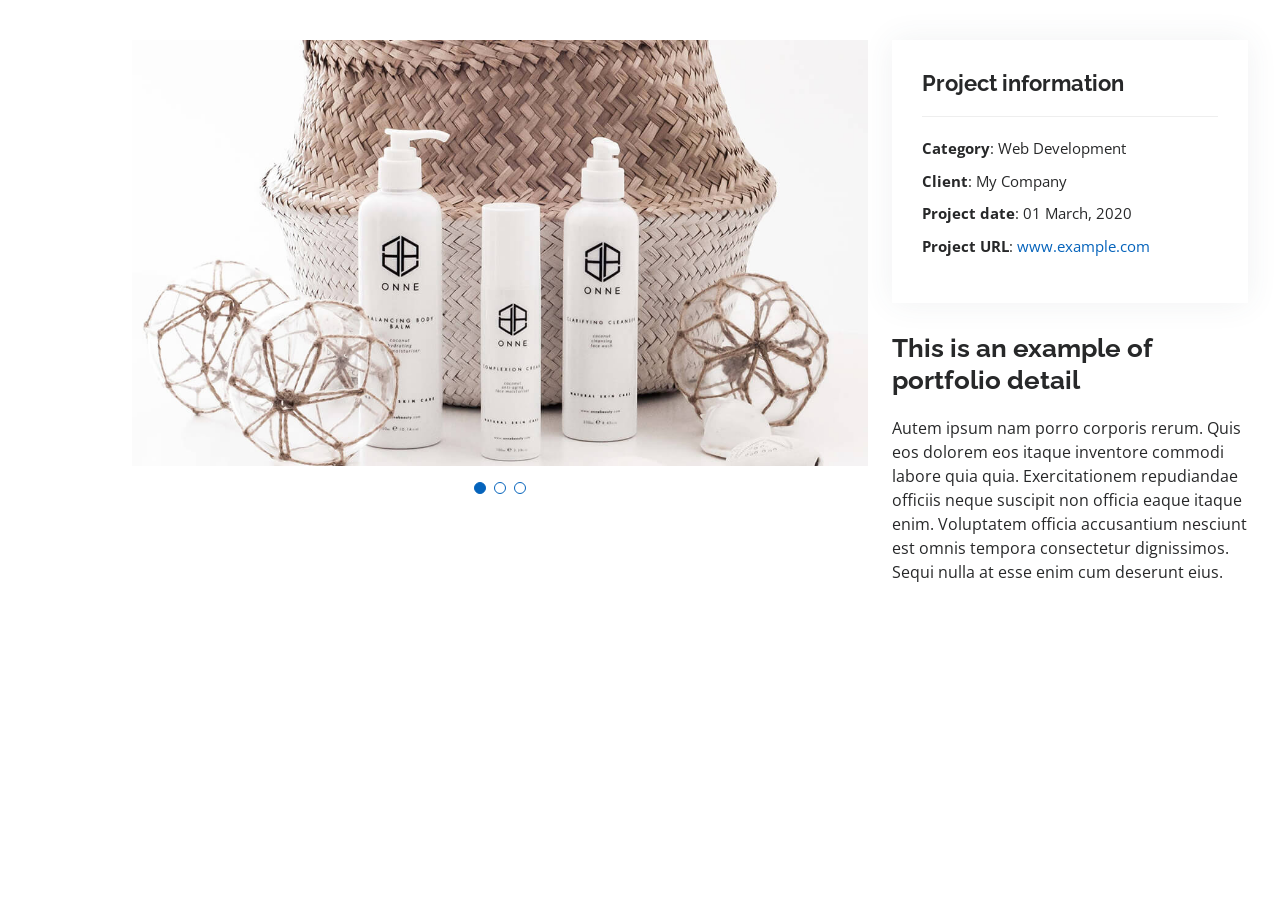
<file: portfolio-details.html>
<!DOCTYPE html>
<html lang="en">
  <head>
    <meta charset="utf-8" />
    <meta content="width=device-width, initial-scale=1.0" name="viewport" />

    <title>Portfolio Details - Personal Bootstrap Template</title>
    <meta content="" name="description" />
    <meta content="" name="keywords" />

    <!-- Favicons -->
    <link href="assets/img/favicon.png" rel="icon" />
    <link href="assets/img/apple-touch-icon.png" rel="apple-touch-icon" />

    <!-- Google Fonts -->
    <link
      href="https://fonts.googleapis.com/css?family=Open+Sans:300,300i,400,400i,600,600i,700,700i|Raleway:300,300i,400,400i,500,500i,600,600i,700,700i|Poppins:300,300i,400,400i,500,500i,600,600i,700,700i"
      rel="stylesheet"
    />

    <!-- Vendor CSS Files -->
    <link href="assets/vendor/aos/aos.css" rel="stylesheet" />
    <link
      href="assets/vendor/bootstrap/css/bootstrap.min.css"
      rel="stylesheet"
    />
    <link
      href="assets/vendor/bootstrap-icons/bootstrap-icons.css"
      rel="stylesheet"
    />
    <link href="assets/vendor/boxicons/css/boxicons.min.css" rel="stylesheet" />
    <link
      href="assets/vendor/glightbox/css/glightbox.min.css"
      rel="stylesheet"
    />
    <link href="assets/vendor/swiper/swiper-bundle.min.css" rel="stylesheet" />

    <!-- Template Main CSS File -->
    <link href="assets/css/style.css" rel="stylesheet" />

    <!-- =======================================================
  * Template Name: MyResume - v4.7.0
  * Template URL: https://bootstrapmade.com/free-html-bootstrap-template-my-resume/
  * Author: BootstrapMade.com
  * License: https://bootstrapmade.com/license/
  ======================================================== -->
  </head>

  <body>
    <main id="main">
      <!-- ======= Portfolio Details Section ======= -->
      <section id="portfolio-details" class="portfolio-details">
        <div class="container">
          <div class="row gy-4">
            <div class="col-lg-8">
              <div class="portfolio-details-slider swiper">
                <div class="swiper-wrapper align-items-center">
                  <div class="swiper-slide">
                    <img
                      src="assets/img/portfolio/portfolio-details-1.jpg"
                      alt=""
                    />
                  </div>

                  <div class="swiper-slide">
                    <img
                      src="assets/img/portfolio/portfolio-details-2.jpg"
                      alt=""
                    />
                  </div>

                  <div class="swiper-slide">
                    <img
                      src="assets/img/portfolio/portfolio-details-3.jpg"
                      alt=""
                    />
                  </div>
                </div>
                <div class="swiper-pagination"></div>
              </div>
            </div>

            <div class="col-lg-4">
              <div class="portfolio-info">
                <h3>Project information</h3>
                <ul>
                  <li><strong>Category</strong>: Web Development</li>
                  <li><strong>Client</strong>: My Company</li>
                  <li><strong>Project date</strong>: 01 March, 2020</li>
                  <li>
                    <strong>Project URL</strong>:
                    <a href="#">www.example.com</a>
                  </li>
                </ul>
              </div>
              <div class="portfolio-description">
                <h2>This is an example of portfolio detail</h2>
                <p>
                  Autem ipsum nam porro corporis rerum. Quis eos dolorem eos
                  itaque inventore commodi labore quia quia. Exercitationem
                  repudiandae officiis neque suscipit non officia eaque itaque
                  enim. Voluptatem officia accusantium nesciunt est omnis
                  tempora consectetur dignissimos. Sequi nulla at esse enim cum
                  deserunt eius.
                </p>
              </div>
            </div>
          </div>
        </div>
      </section>
      <!-- End Portfolio Details Section -->
    </main>
    <!-- End #main -->

    <div id="preloader"></div>
    <a
      href="#"
      class="back-to-top d-flex align-items-center justify-content-center"
      ><i class="bi bi-arrow-up-short"></i
    ></a>

    <!-- Vendor JS Files -->
    <script src="assets/vendor/purecounter/purecounter.js"></script>
    <script src="assets/vendor/aos/aos.js"></script>
    <script src="assets/vendor/bootstrap/js/bootstrap.bundle.min.js"></script>
    <script src="assets/vendor/glightbox/js/glightbox.min.js"></script>
    <script src="assets/vendor/isotope-layout/isotope.pkgd.min.js"></script>
    <script src="assets/vendor/swiper/swiper-bundle.min.js"></script>
    <script src="assets/vendor/typed.js/typed.min.js"></script>
    <script src="assets/vendor/waypoints/noframework.waypoints.js"></script>
    <script src="assets/vendor/php-email-form/validate.js"></script>

    <!-- Template Main JS File -->
    <script src="assets/js/main.js"></script>
  </body>
</html>
</file>
<file: assets/css/style.css>
/**
* Template Name: MyResume - v4.7.0
* Template URL: https://bootstrapmade.com/free-html-bootstrap-template-my-resume/
* Author: BootstrapMade.com
* License: https://bootstrapmade.com/license/
*/

/*--------------------------------------------------------------
# General
--------------------------------------------------------------*/
body {
  font-family: "Open Sans", sans-serif;
  color: #272829;
}

a {
  color: #0563bb;
  text-decoration: none;
}

a:hover {
  color: #067ded;
  text-decoration: none;
}

h1,
h2,
h3,
h4,
h5,
h6 {
  font-family: "Raleway", sans-serif;
}

/*--------------------------------------------------------------
# Back to top button
--------------------------------------------------------------*/
.back-to-top {
  position: fixed;
  visibility: hidden;
  opacity: 0;
  right: 15px;
  bottom: 15px;
  z-index: 996;
  background: #0563bb;
  width: 40px;
  height: 40px;
  border-radius: 50px;
  transition: all 0.4s;
}
.back-to-top i {
  font-size: 28px;
  color: #fff;
  line-height: 0;
}
.back-to-top:hover {
  background: #0678e3;
  color: #fff;
}
.back-to-top.active {
  visibility: visible;
  opacity: 1;
}

/*--------------------------------------------------------------
# Preloader
--------------------------------------------------------------*/
#preloader {
  position: fixed;
  top: 0;
  left: 0;
  right: 0;
  bottom: 0;
  z-index: 9999;
  overflow: hidden;
  background: #fff;
}

#preloader:before {
  content: "";
  position: fixed;
  top: calc(50% - 30px);
  left: calc(50% - 30px);
  border: 6px solid #0563bb;
  border-top-color: #fff;
  border-bottom-color: #fff;
  border-radius: 50%;
  width: 60px;
  height: 60px;
  -webkit-animation: animate-preloader 1s linear infinite;
  animation: animate-preloader 1s linear infinite;
}

@-webkit-keyframes animate-preloader {
  0% {
    transform: rotate(0deg);
  }
  100% {
    transform: rotate(360deg);
  }
}

@keyframes animate-preloader {
  0% {
    transform: rotate(0deg);
  }
  100% {
    transform: rotate(360deg);
  }
}
/*--------------------------------------------------------------
# Disable aos animation delay on mobile devices
--------------------------------------------------------------*/
@media screen and (max-width: 768px) {
  [data-aos-delay] {
    transition-delay: 0 !important;
  }
}
/*--------------------------------------------------------------
# Header
--------------------------------------------------------------*/
#header {
  position: fixed;
  top: 0;
  left: 0;
  bottom: 0;
  z-index: 9997;
  transition: all 0.5s;
  padding: 15px;
  overflow-y: auto;
}
@media (max-width: 992px) {
  #header {
    width: 300px;
    background: #fff;
    border-right: 1px solid #e6e9ec;
    left: -300px;
  }
}

@media (min-width: 992px) {
  #main {
    margin-left: 100px;
  }
}
/*--------------------------------------------------------------
# Navigation Menu
--------------------------------------------------------------*/
/**
* Desktop Navigation 
*/
.nav-menu {
  padding: 0;
  display: block;
}
.nav-menu * {
  margin: 0;
  padding: 0;
  list-style: none;
}
.nav-menu > ul > li {
  position: relative;
  white-space: nowrap;
}
.nav-menu a,
.nav-menu a:focus {
  display: flex;
  align-items: center;
  color: #45505b;
  padding: 10px 18px;
  margin-bottom: 8px;
  transition: 0.3s;
  font-size: 15px;
  border-radius: 50px;
  background: #f2f3f5;
  height: 56px;
  width: 100%;
  overflow: hidden;
  transition: 0.3s;
}
.nav-menu a i,
.nav-menu a:focus i {
  font-size: 20px;
}
.nav-menu a span,
.nav-menu a:focus span {
  padding: 0 5px 0 7px;
  color: #45505b;
}
@media (min-width: 992px) {
  .nav-menu a,
  .nav-menu a:focus {
    width: 56px;
  }
  .nav-menu a span,
  .nav-menu a:focus span {
    display: none;
    color: #fff;
  }
}
.nav-menu a:hover,
.nav-menu .active,
.nav-menu .active:focus,
.nav-menu li:hover > a {
  color: #fff;
  background: #0563bb;
}
.nav-menu a:hover span,
.nav-menu .active span,
.nav-menu .active:focus span,
.nav-menu li:hover > a span {
  color: #fff;
}
.nav-menu a:hover,
.nav-menu li:hover > a {
  width: 100%;
  color: #fff;
}
.nav-menu a:hover span,
.nav-menu li:hover > a span {
  display: block;
}

/**
* Mobile Navigation 
*/
.mobile-nav-toggle {
  position: fixed;
  right: 10px;
  top: 10px;
  z-index: 9998;
  border: 0;
  background: none;
  font-size: 28px;
  transition: all 0.4s;
  outline: none !important;
  line-height: 0;
  cursor: pointer;
  border-radius: 50px;
  padding: 5px;
}
.mobile-nav-toggle i {
  color: #45505b;
}

.mobile-nav-active {
  overflow: hidden;
}
.mobile-nav-active #header {
  left: 0;
}
.mobile-nav-active .mobile-nav-toggle {
  color: #fff;
  background-color: #0563bb;
}

/*--------------------------------------------------------------
# Hero Section
--------------------------------------------------------------*/
#hero {
  width: 100%;
  height: 100vh;
  background: url("../img/main_bg1.jpg") top right no-repeat;
  background-size: cover;
  position: relative;
}
@media (min-width: 992px) {
  #hero {
    padding-left: 160px;
  }
}
#hero:before {
  content: "";
  background: rgba(255, 255, 255, 0.8);
  position: absolute;
  bottom: 0;
  top: 0;
  left: 0;
  right: 0;
}
#hero h1 {
  margin: 0;
  font-size: 64px;
  font-weight: 700;
  line-height: 56px;
  color: #45505b;
}
#hero p {
  color: #45505b;
  margin: 15px 0 0 0;
  font-size: 26px;
  font-family: "Poppins", sans-serif;
}
#hero p span {
  color: #0563bb;
  letter-spacing: 1px;
}
#hero .social-links {
  margin-top: 30px;
}
#hero .social-links a {
  font-size: 24px;
  display: inline-block;
  color: #45505b;
  line-height: 1;
  margin-right: 20px;
  transition: 0.3s;
}
#hero .social-links a:hover {
  color: #0563bb;
}
@media (max-width: 992px) {
  #hero {
    text-align: center;
  }
  #hero h1 {
    font-size: 32px;
    line-height: 36px;
  }
  #hero p {
    margin-top: 10px;
    font-size: 20px;
    line-height: 24px;
  }
}

/*--------------------------------------------------------------
# Sections General
--------------------------------------------------------------*/
section {
  padding: 60px 0;
  overflow: hidden;
}

.section-title {
  text-align: center;
  padding-bottom: 30px;
}
.section-title h2 {
  font-size: 32px;
  font-weight: bold;
  text-transform: uppercase;
  margin-bottom: 20px;
  padding-bottom: 20px;
  position: relative;
  color: #45505b;
}
.section-title h2::before {
  content: "";
  position: absolute;
  display: block;
  width: 120px;
  height: 1px;
  background: #ddd;
  bottom: 1px;
  left: calc(50% - 60px);
}
.section-title h2::after {
  content: "";
  position: absolute;
  display: block;
  width: 40px;
  height: 3px;
  background: #0563bb;
  bottom: 0;
  left: calc(50% - 20px);
}
.section-title p {
  margin-bottom: 0;
}

/*--------------------------------------------------------------
# About
--------------------------------------------------------------*/
.about .content h3 {
  font-weight: 700;
  font-size: 26px;
  color: #728394;
}
.about .content ul {
  list-style: none;
  padding: 0;
}
.about .content ul li {
  margin-bottom: 20px;
  display: flex;
  align-items: center;
}
.about .content ul strong {
  margin-right: 10px;
}
.about .content ul i {
  font-size: 16px;
  margin-right: 5px;
  color: #0563bb;
  line-height: 0;
}
.about .content p:last-child {
  margin-bottom: 0;
}

/*--------------------------------------------------------------
# Facts
--------------------------------------------------------------*/
.facts .count-box {
  padding: 30px 30px 25px 30px;
  margin-top: 30px;
  width: 100%;
  position: relative;
  text-align: center;
  background: #fff;
}
.facts .count-box i {
  position: absolute;
  top: -25px;
  left: 50%;
  transform: translateX(-50%);
  font-size: 24px;
  background: #0563bb;
  color: #fff;
  border-radius: 50px;
  display: inline-flex;
  align-items: center;
  justify-content: center;
  width: 48px;
  height: 48px;
}
.facts .count-box span {
  font-size: 36px;
  display: block;
  font-weight: 600;
  color: #011426;
}
.facts .count-box p {
  padding: 0;
  margin: 0;
  font-family: "Raleway", sans-serif;
  font-size: 14px;
}

/*--------------------------------------------------------------
# Akills
--------------------------------------------------------------*/
.skills .progress {
  height: 60px;
  display: block;
  background: none;
  border-radius: 0;
}
.skills .progress .skill {
  padding: 10px 0;
  margin: 0;
  text-transform: uppercase;
  display: block;
  font-weight: 600;
  font-family: "Poppins", sans-serif;
  color: #45505b;
}
.skills .progress .skill .val {
  float: right;
  font-style: normal;
}
.skills .progress-bar-wrap {
  background: #f2f3f5;
  border-radius: 20px;
}
.skills .progress-bar {
  width: 1px;
  height: 10px;
  transition: 0.9s;
  background-color: #0563bb;
  border-radius: 20px;
}

/*--------------------------------------------------------------
# Resume
--------------------------------------------------------------*/
.resume .resume-title {
  font-size: 26px;
  font-weight: 700;
  margin-top: 20px;
  margin-bottom: 20px;
  color: #45505b;
}
.resume .resume-item {
  padding: 0 0 20px 20px;
  margin-top: -2px;
  border-left: 2px solid #0563bb;
  position: relative;
}
.resume .resume-item h4 {
  line-height: 18px;
  font-size: 18px;
  font-weight: 600;
  text-transform: uppercase;
  font-family: "Poppins", sans-serif;
  color: #0563bb;
  margin-bottom: 10px;
}
.resume .resume-item h5 {
  font-size: 16px;
  background: #f7f8f9;
  padding: 5px 15px;
  display: inline-block;
  font-weight: 600;
  margin-bottom: 10px;
}
.resume .resume-item ul {
  padding-left: 20px;
}
.resume .resume-item ul li {
  padding-bottom: 10px;
}
.resume .resume-item:last-child {
  padding-bottom: 0;
}
.resume .resume-item::before {
  content: "";
  position: absolute;
  width: 16px;
  height: 16px;
  border-radius: 50px;
  left: -9px;
  top: 0;
  background: #fff;
  border: 2px solid #0563bb;
}

/*--------------------------------------------------------------
# Portfolio
--------------------------------------------------------------*/
.portfolio .portfolio-item {
  margin-bottom: 30px;
}
.portfolio #portfolio-flters {
  padding: 0;
  margin: 0 auto 25px auto;
  list-style: none;
  text-align: center;
  background: #fff;
  border-radius: 50px;
  padding: 2px 15px;
}
.portfolio #portfolio-flters li {
  cursor: pointer;
  display: inline-block;
  padding: 10px 15px;
  font-size: 14px;
  font-weight: 600;
  line-height: 1;
  text-transform: uppercase;
  color: #272829;
  margin-bottom: 5px;
  transition: all 0.3s ease-in-out;
}
.portfolio #portfolio-flters li:hover,
.portfolio #portfolio-flters li.filter-active {
  color: #0563bb;
}
.portfolio #portfolio-flters li:last-child {
  margin-right: 0;
}
.portfolio .portfolio-wrap {
  transition: 0.3s;
  position: relative;
  overflow: hidden;
  z-index: 1;
  background: rgba(69, 80, 91, 0.8);
}
.portfolio .portfolio-wrap::before {
  content: "";
  background: rgba(255, 255, 255, 0.7);
  position: absolute;
  left: 30px;
  right: 30px;
  top: 30px;
  bottom: 30px;
  transition: all ease-in-out 0.3s;
  z-index: 2;
  opacity: 0;
}
.portfolio .portfolio-wrap .portfolio-info {
  opacity: 0;
  position: absolute;
  top: 0;
  left: 0;
  right: 0;
  bottom: 0;
  text-align: center;
  z-index: 3;
  transition: all ease-in-out 0.3s;
  display: flex;
  flex-direction: column;
  justify-content: center;
  align-items: center;
}
.portfolio .portfolio-wrap .portfolio-info::before {
  display: block;
  content: "";
  width: 48px;
  height: 48px;
  position: absolute;
  top: 35px;
  left: 35px;
  border-top: 3px solid #d7dce1;
  border-left: 3px solid #d7dce1;
  transition: all 0.5s ease 0s;
  z-index: 9994;
}
.portfolio .portfolio-wrap .portfolio-info::after {
  display: block;
  content: "";
  width: 48px;
  height: 48px;
  position: absolute;
  bottom: 35px;
  right: 35px;
  border-bottom: 3px solid #d7dce1;
  border-right: 3px solid #d7dce1;
  transition: all 0.5s ease 0s;
  z-index: 9994;
}
.portfolio .portfolio-wrap .portfolio-info h4 {
  font-size: 20px;
  color: #45505b;
  font-weight: 600;
}
.portfolio .portfolio-wrap .portfolio-info p {
  color: #45505b;
  font-size: 14px;
  text-transform: uppercase;
  padding: 0;
  margin: 0;
}
.portfolio .portfolio-wrap .portfolio-links {
  text-align: center;
  z-index: 4;
}
.portfolio .portfolio-wrap .portfolio-links a {
  color: #45505b;
  margin: 0 2px;
  font-size: 28px;
  display: inline-block;
  transition: 0.3s;
}
.portfolio .portfolio-wrap .portfolio-links a:hover {
  color: #148af9;
}
.portfolio .portfolio-wrap:hover::before {
  top: 0;
  left: 0;
  right: 0;
  bottom: 0;
  opacity: 1;
}
.portfolio .portfolio-wrap:hover .portfolio-info {
  opacity: 1;
}
.portfolio .portfolio-wrap:hover .portfolio-info::before {
  top: 15px;
  left: 15px;
}
.portfolio .portfolio-wrap:hover .portfolio-info::after {
  bottom: 15px;
  right: 15px;
}

/*--------------------------------------------------------------
# Portfolio Details
--------------------------------------------------------------*/
.portfolio-details {
  padding-top: 40px;
}
.portfolio-details .portfolio-details-slider img {
  width: 100%;
}
.portfolio-details .portfolio-details-slider .swiper-pagination {
  margin-top: 20px;
  position: relative;
}
.portfolio-details
  .portfolio-details-slider
  .swiper-pagination
  .swiper-pagination-bullet {
  width: 12px;
  height: 12px;
  background-color: #fff;
  opacity: 1;
  border: 1px solid #0563bb;
}
.portfolio-details
  .portfolio-details-slider
  .swiper-pagination
  .swiper-pagination-bullet-active {
  background-color: #0563bb;
}
.portfolio-details .portfolio-info {
  padding: 30px;
  box-shadow: 0px 0 30px rgba(69, 80, 91, 0.08);
}
.portfolio-details .portfolio-info h3 {
  font-size: 22px;
  font-weight: 700;
  margin-bottom: 20px;
  padding-bottom: 20px;
  border-bottom: 1px solid #eee;
}
.portfolio-details .portfolio-info ul {
  list-style: none;
  padding: 0;
  font-size: 15px;
}
.portfolio-details .portfolio-info ul li + li {
  margin-top: 10px;
}
.portfolio-details .portfolio-description {
  padding-top: 30px;
}
.portfolio-details .portfolio-description h2 {
  font-size: 26px;
  font-weight: 700;
  margin-bottom: 20px;
}
.portfolio-details .portfolio-description p {
  padding: 0;
}

/*--------------------------------------------------------------
# Services
--------------------------------------------------------------*/
.services .icon-box {
  text-align: center;
  padding: 70px 20px 80px 20px;
  transition: all ease-in-out 0.3s;
  background: #fff;
  box-shadow: 0px 5px 90px 0px rgba(110, 123, 131, 0.05);
}
.services .icon-box .icon {
  margin: 0 auto;
  width: 100px;
  height: 100px;
  display: flex;
  align-items: center;
  justify-content: center;
  transition: ease-in-out 0.3s;
  position: relative;
}
.services .icon-box .icon i {
  font-size: 36px;
  transition: 0.5s;
  position: relative;
}
.services .icon-box .icon svg {
  position: absolute;
  top: 0;
  left: 0;
}
.services .icon-box .icon svg path {
  transition: 0.5s;
  fill: #f5f5f5;
}
.services .icon-box h4 {
  font-weight: 600;
  margin: 10px 0 15px 0;
  font-size: 22px;
}
.services .icon-box h4 a {
  color: #45505b;
  transition: ease-in-out 0.3s;
}
.services .icon-box p {
  line-height: 24px;
  font-size: 14px;
  margin-bottom: 0;
}
.services .icon-box:hover {
  border-color: #fff;
  box-shadow: 0px 0 35px 0 rgba(0, 0, 0, 0.08);
}
.services .iconbox-blue i {
  color: #47aeff;
}
.services .iconbox-blue:hover .icon i {
  color: #fff;
}
.services .iconbox-blue:hover .icon path {
  fill: #47aeff;
}
.services .iconbox-orange i {
  color: #ffa76e;
}
.services .iconbox-orange:hover .icon i {
  color: #fff;
}
.services .iconbox-orange:hover .icon path {
  fill: #ffa76e;
}
.services .iconbox-pink i {
  color: #e80368;
}
.services .iconbox-pink:hover .icon i {
  color: #fff;
}
.services .iconbox-pink:hover .icon path {
  fill: #e80368;
}
.services .iconbox-yellow i {
  color: #ffbb2c;
}
.services .iconbox-yellow:hover .icon i {
  color: #fff;
}
.services .iconbox-yellow:hover .icon path {
  fill: #ffbb2c;
}
.services .iconbox-red i {
  color: #ff5828;
}
.services .iconbox-red:hover .icon i {
  color: #fff;
}
.services .iconbox-red:hover .icon path {
  fill: #ff5828;
}
.services .iconbox-teal i {
  color: #11dbcf;
}
.services .iconbox-teal:hover .icon i {
  color: #fff;
}
.services .iconbox-teal:hover .icon path {
  fill: #11dbcf;
}

/*--------------------------------------------------------------
# Testimonials
--------------------------------------------------------------*/
.testimonials .section-header {
  margin-bottom: 40px;
}
.testimonials .testimonials-carousel,
.testimonials .testimonials-slider {
  overflow: hidden;
}
.testimonials .testimonial-item {
  text-align: center;
}
.testimonials .testimonial-item .testimonial-img {
  width: 120px;
  border-radius: 50%;
  border: 4px solid #fff;
  margin: 0 auto;
}
.testimonials .testimonial-item h3 {
  font-size: 20px;
  font-weight: bold;
  margin: 10px 0 5px 0;
  color: #111;
}
.testimonials .testimonial-item h4 {
  font-size: 14px;
  color: #999;
  margin: 0 0 15px 0;
}
.testimonials .testimonial-item .quote-icon-left,
.testimonials .testimonial-item .quote-icon-right {
  color: #90c8fc;
  font-size: 26px;
}
.testimonials .testimonial-item .quote-icon-left {
  display: inline-block;
  left: -5px;
  position: relative;
}
.testimonials .testimonial-item .quote-icon-right {
  display: inline-block;
  right: -5px;
  position: relative;
  top: 10px;
}
.testimonials .testimonial-item p {
  font-style: italic;
  margin: 0 auto 15px auto;
}
.testimonials .swiper-pagination {
  margin-top: 20px;
  position: relative;
}
.testimonials .swiper-pagination .swiper-pagination-bullet {
  width: 12px;
  height: 12px;
  background-color: #fff;
  opacity: 1;
  border: 1px solid #0563bb;
}
.testimonials .swiper-pagination .swiper-pagination-bullet-active {
  background-color: #0563bb;
}
@media (min-width: 992px) {
  .testimonials .testimonial-item p {
    width: 80%;
  }
}

/*--------------------------------------------------------------
# Contact
--------------------------------------------------------------*/
.contact .info {
  width: 100%;
  background: #fff;
}
.contact .info i {
  font-size: 20px;
  color: #0563bb;
  float: left;
  width: 44px;
  height: 44px;
  background: #eef7ff;
  display: flex;
  justify-content: center;
  align-items: center;
  border-radius: 50px;
  transition: all 0.3s ease-in-out;
}
.contact .info h4 {
  padding: 0 0 0 60px;
  font-size: 22px;
  font-weight: 600;
  margin-bottom: 5px;
  color: #45505b;
}
.contact .info p {
  padding: 0 0 0 60px;
  margin-bottom: 0;
  font-size: 14px;
  color: #728394;
}
.contact .info .email,
.contact .info .phone {
  margin-top: 40px;
}
.contact .info .email:hover i,
.contact .info .address:hover i,
.contact .info .phone:hover i {
  background: #0563bb;
  color: #fff;
}
.contact .php-email-form {
  width: 100%;
  background: #fff;
}
.contact .php-email-form .form-group {
  padding-bottom: 8px;
}
.contact .php-email-form .error-message {
  display: none;
  color: #fff;
  background: #ed3c0d;
  text-align: left;
  padding: 15px;
  font-weight: 600;
}
.contact .php-email-form .error-message br + br {
  margin-top: 25px;
}
.contact .php-email-form .sent-message {
  display: none;
  color: #fff;
  background: #18d26e;
  text-align: center;
  padding: 15px;
  font-weight: 600;
}
.contact .php-email-form .loading {
  display: none;
  background: #fff;
  text-align: center;
  padding: 15px;
}
.contact .php-email-form .loading:before {
  content: "";
  display: inline-block;
  border-radius: 50%;
  width: 24px;
  height: 24px;
  margin: 0 10px -6px 0;
  border: 3px solid #18d26e;
  border-top-color: #eee;
  -webkit-animation: animate-loading 1s linear infinite;
  animation: animate-loading 1s linear infinite;
}
.contact .php-email-form input,
.contact .php-email-form textarea {
  border-radius: 4px;
  box-shadow: none;
  font-size: 14px;
}
.contact .php-email-form input {
  height: 44px;
}
.contact .php-email-form textarea {
  padding: 10px 12px;
}
.contact .php-email-form button[type="submit"] {
  background: #0563bb;
  border: 0;
  padding: 10px 35px;
  color: #fff;
  transition: 0.4s;
  border-radius: 50px;
}
.contact .php-email-form button[type="submit"]:hover {
  background: #0678e3;
}
@-webkit-keyframes animate-loading {
  0% {
    transform: rotate(0deg);
  }
  100% {
    transform: rotate(360deg);
  }
}
@keyframes animate-loading {
  0% {
    transform: rotate(0deg);
  }
  100% {
    transform: rotate(360deg);
  }
}

/*--------------------------------------------------------------
# Footer
--------------------------------------------------------------*/
#footer {
  background: #f7f8f9;
  color: #45505b;
  font-size: 14px;
  text-align: center;
  padding: 30px 0;
}
#footer h3 {
  font-size: 36px;
  font-weight: 700;
  position: relative;
  font-family: "Poppins", sans-serif;
  padding: 0;
  margin: 0 0 15px 0;
}
#footer p {
  font-size: 15;
  font-style: italic;
  padding: 0;
  margin: 0 0 40px 0;
}
#footer .social-links {
  margin: 0 0 40px 0;
}
#footer .social-links a {
  font-size: 18px;
  display: inline-block;
  background: #0563bb;
  color: #fff;
  line-height: 1;
  padding: 8px 0;
  margin-right: 4px;
  border-radius: 50%;
  text-align: center;
  width: 36px;
  height: 36px;
  transition: 0.3s;
}
#footer .social-links a:hover {
  background: #0678e3;
  color: #fff;
  text-decoration: none;
}
#footer .copyright {
  margin: 0 0 5px 0;
}
#footer .credits {
  font-size: 13px;
}
</file>
